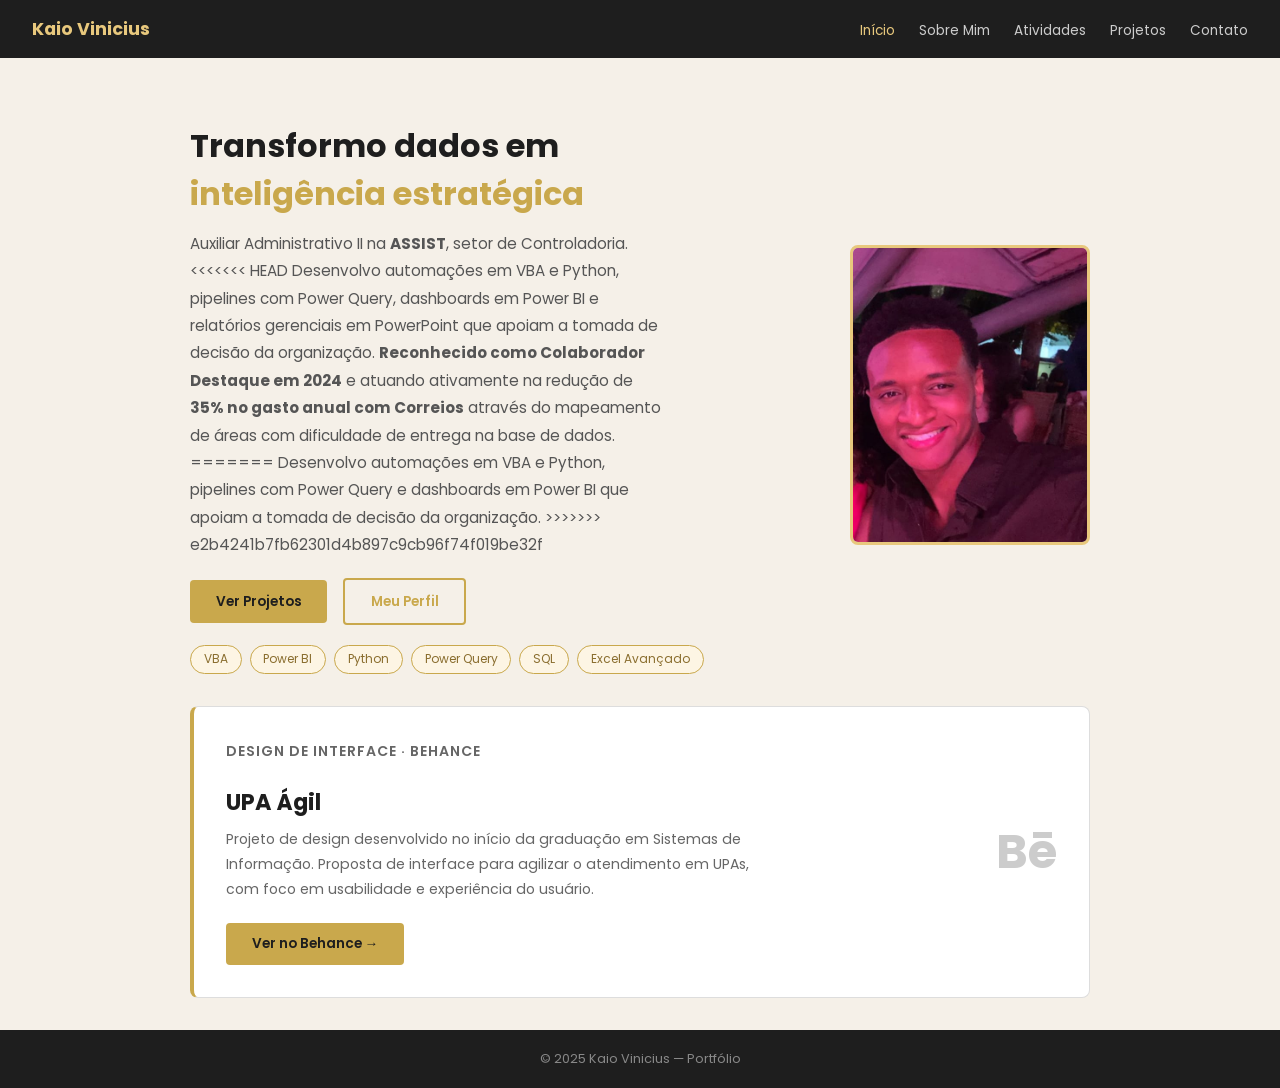
<file: index.html>
<!DOCTYPE html>
<html lang="pt-br">
<head>
  <meta charset="UTF-8">
  <meta name="viewport" content="width=device-width, initial-scale=1.0">
  <title>Kaio Vinicius | Portfólio</title>
  <link rel="stylesheet" href="index.css">
</head>
<body>

  <header>
    <a href="index.html" class="logo-nome">Kaio Vinicius</a>
    <nav>
      <ul>
        <li><a href="index.html" class="active">Início</a></li>
        <li><a href="sobremim.html">Sobre Mim</a></li>
        <li><a href="atividades.html">Atividades</a></li>
        <li><a href="projetos.html">Projetos</a></li>
        <li><a href="contato.html">Contato</a></li>
      </ul>
    </nav>
  </header>

  <main>
    <div class="hero">

      <div class="hero-texto">
        <h1>Transformo dados em<br><span>inteligência estratégica</span></h1>
        <p>
          Auxiliar Administrativo II na <strong>ASSIST</strong>, setor de Controladoria. 
<<<<<<< HEAD
          Desenvolvo automações em VBA e Python, pipelines com Power Query, dashboards 
          em Power BI e relatórios gerenciais em PowerPoint que apoiam a tomada de decisão 
          da organização. <strong>Reconhecido como Colaborador Destaque em 2024</strong> e 
          atuando ativamente na redução de <strong>35% no gasto anual com Correios</strong> 
          através do mapeamento de áreas com dificuldade de entrega na base de dados.
=======
          Desenvolvo automações em VBA e Python, pipelines com Power Query e dashboards 
          em Power BI que apoiam a tomada de decisão da organização.
>>>>>>> e2b4241b7fb62301d4b897c9cb96f74f019be32f
        </p>
        <a href="projetos.html" class="btn-principal">Ver Projetos</a>
        <a href="sobremim.html" class="btn-secundario">Meu Perfil</a>

        <div class="chips">
          <span class="chip">VBA</span>
          <span class="chip">Power BI</span>
          <span class="chip">Python</span>
          <span class="chip">Power Query</span>
          <span class="chip">SQL</span>
          <span class="chip">Excel Avançado</span>
        </div>
      </div>

      <div class="hero-foto">
        <img src="pics/perfil.jpg.jpeg" alt="Kaio Vinicius">
      </div>

    </div>

    <!-- Destaque do projeto Behance -->
    <div class="behance-destaque">
      <div class="behance-texto">
        <p class="behance-tag">Design de Interface · Behance</p>
        <h2>UPA Ágil</h2>
        <p>
          Projeto de design desenvolvido no início da graduação em Sistemas de Informação. 
          Proposta de interface para agilizar o atendimento em UPAs, com foco em 
          usabilidade e experiência do usuário.
        </p>
        <a href="https://www.behance.net/gallery/229764509/UPA-Agil" target="_blank" class="btn-principal">
          Ver no Behance →
        </a>
      </div>
      <div class="behance-label">
        <span>Bē</span>
      </div>
    </div>

  </main>

  <footer>
    <p>&copy; 2025 Kaio Vinicius &mdash; Portfólio</p>
  </footer>

</body>
</html>
</file>
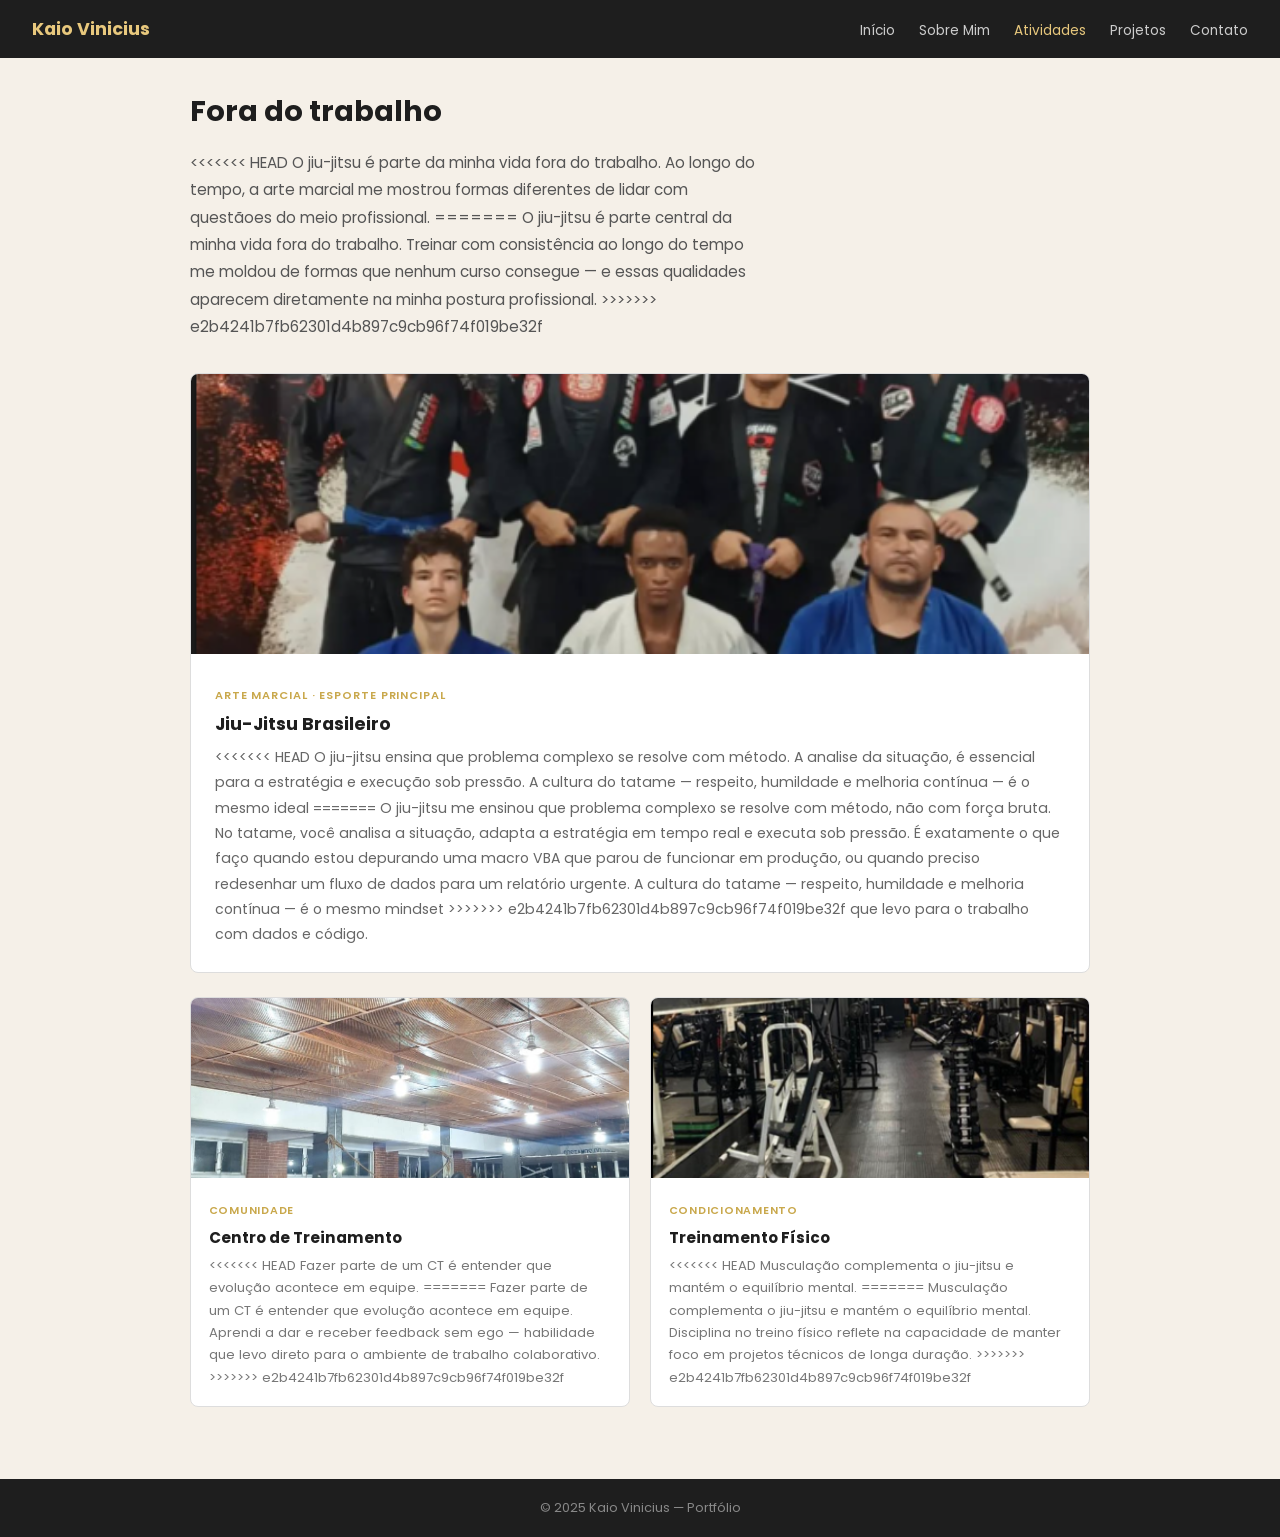
<file: atividades.html>
<!DOCTYPE html>
<html lang="pt-br">
<head>
  <meta charset="UTF-8">
  <meta name="viewport" content="width=device-width, initial-scale=1.0">
  <title>Kaio | Atividades</title>
  <link rel="stylesheet" href="index.css">
</head>
<body>

  <header>
    <a href="index.html" class="logo-nome">Kaio Vinicius</a>
    <nav>
      <ul>
        <li><a href="index.html">Início</a></li>
        <li><a href="sobremim.html">Sobre Mim</a></li>
        <li><a href="atividades.html" class="active">Atividades</a></li>
        <li><a href="projetos.html">Projetos</a></li>
        <li><a href="contato.html">Contato</a></li>
      </ul>
    </nav>
  </header>

  <main>
    <section>
      <h1>Fora do trabalho</h1>

      <div class="atividades-intro">
        <p>
<<<<<<< HEAD
          O jiu-jitsu é parte da minha vida fora do trabalho. Ao longo do tempo, a arte marcial me mostrou formas diferentes de lidar com questãoes do meio profissional.
=======
          O jiu-jitsu é parte central da minha vida fora do trabalho. Treinar com consistência 
          ao longo do tempo me moldou de formas que nenhum curso consegue — e essas qualidades 
          aparecem diretamente na minha postura profissional.
>>>>>>> e2b4241b7fb62301d4b897c9cb96f74f019be32f
        </p>
      </div>

      <!-- Jiu-jitsu em destaque -->
      <div class="atividade-destaque">
        <img src="pics/equipe.jpg.png" alt="Equipe de Jiu-Jitsu">
        <div class="corpo">
          <p class="tag">Arte Marcial · Esporte Principal</p>
          <h3>Jiu-Jitsu Brasileiro</h3>
          <p>
<<<<<<< HEAD
            O jiu-jitsu ensina que problema complexo se resolve com método. 
            A analise da situação, é essencial para a estratégia e execução sob pressão. 
            A cultura do tatame — respeito, humildade e melhoria contínua — é o mesmo ideal 
=======
            O jiu-jitsu me ensinou que problema complexo se resolve com método, não com força bruta. 
            No tatame, você analisa a situação, adapta a estratégia em tempo real e executa sob pressão. 
            É exatamente o que faço quando estou depurando uma macro VBA que parou de funcionar em 
            produção, ou quando preciso redesenhar um fluxo de dados para um relatório urgente. 
            A cultura do tatame — respeito, humildade e melhoria contínua — é o mesmo mindset 
>>>>>>> e2b4241b7fb62301d4b897c9cb96f74f019be32f
            que levo para o trabalho com dados e código.
          </p>
        </div>
      </div>

      <!-- Cards secundários -->
      <div class="atividades-secundarias">

        <div class="atividade-card">
          <img src="pics/ct.jpg.jpeg" alt="Centro de Treinamento">
          <div class="corpo">
            <p class="tag">Comunidade</p>
            <h3>Centro de Treinamento</h3>
            <p>
<<<<<<< HEAD
              Fazer parte de um CT é entender que evolução acontece em equipe.
=======
              Fazer parte de um CT é entender que evolução acontece em equipe. 
              Aprendi a dar e receber feedback sem ego — habilidade que levo direto 
              para o ambiente de trabalho colaborativo.
>>>>>>> e2b4241b7fb62301d4b897c9cb96f74f019be32f
            </p>
          </div>
        </div>

        <div class="atividade-card">
          <img src="pics/acad.png" alt="Condicionamento Físico">
          <div class="corpo">
            <p class="tag">Condicionamento</p>
            <h3>Treinamento Físico</h3>
            <p>
<<<<<<< HEAD
              Musculação complementa o jiu-jitsu e mantém o equilíbrio mental.
=======
              Musculação complementa o jiu-jitsu e mantém o equilíbrio mental. 
              Disciplina no treino físico reflete na capacidade de manter foco 
              em projetos técnicos de longa duração.
>>>>>>> e2b4241b7fb62301d4b897c9cb96f74f019be32f
            </p>
          </div>
        </div>

      </div>
    </section>
  </main>

  <footer>
    <p>&copy; 2025 Kaio Vinicius &mdash; Portfólio</p>
  </footer>

</body>
</html>
</file>
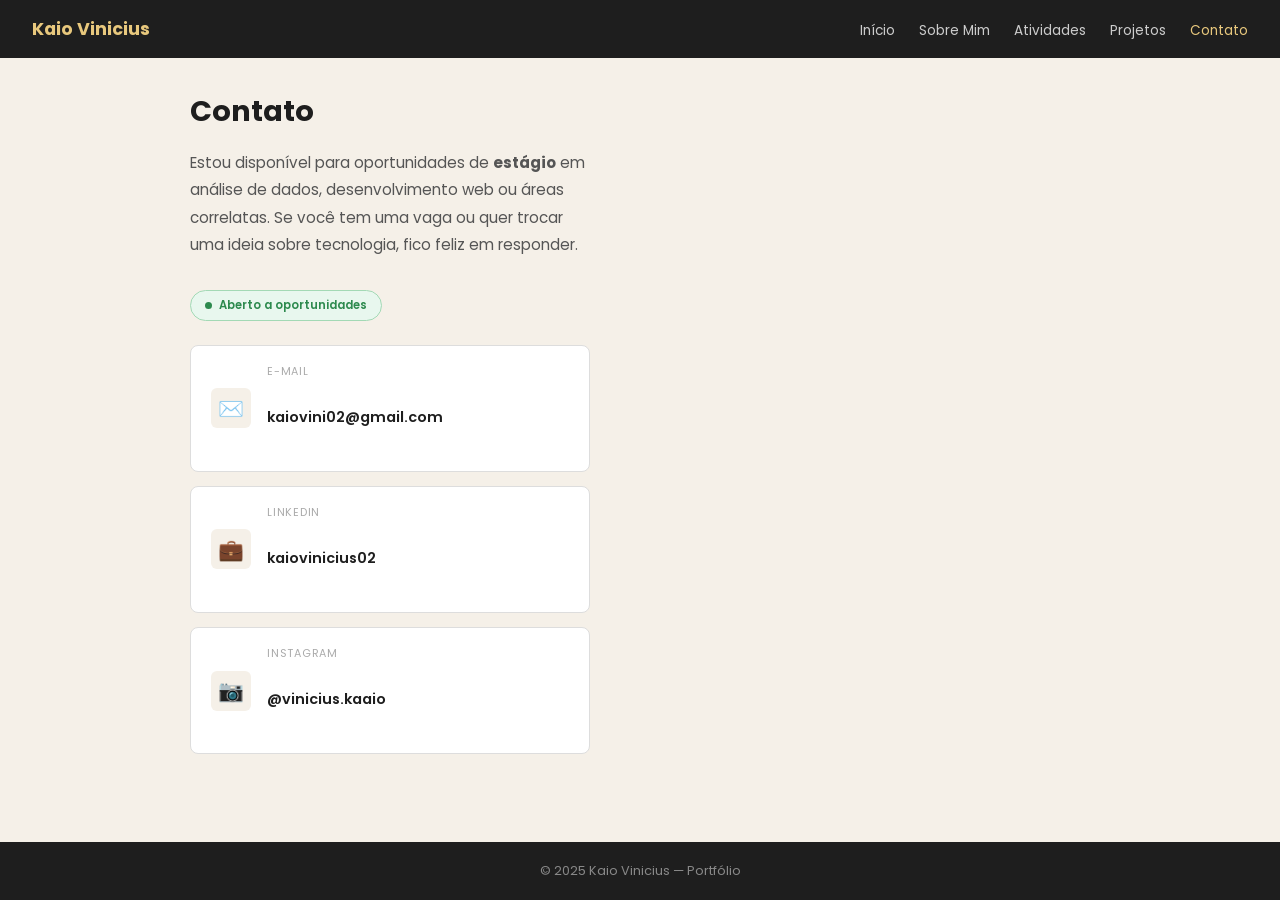
<file: contato.html>
<!DOCTYPE html>
<html lang="pt-br">
<head>
  <meta charset="UTF-8">
  <meta name="viewport" content="width=device-width, initial-scale=1.0">
  <title>Kaio | Contato</title>
  <link rel="stylesheet" href="index.css">
</head>
<body>

  <header>
    <a href="index.html" class="logo-nome">Kaio Vinicius</a>
    <nav>
      <ul>
        <li><a href="index.html">Início</a></li>
        <li><a href="sobremim.html">Sobre Mim</a></li>
        <li><a href="atividades.html">Atividades</a></li>
        <li><a href="projetos.html">Projetos</a></li>
        <li><a href="contato.html" class="active">Contato</a></li>
      </ul>
    </nav>
  </header>

  <main>
    <section>
      <h1>Contato</h1>

      <div class="contato-grid">

        <div class="contato-texto">
          <p>
            Estou disponível para oportunidades de <strong>estágio</strong> em análise de dados, 
            desenvolvimento web ou áreas correlatas. Se você tem uma vaga ou quer trocar uma ideia 
            sobre tecnologia, fico feliz em responder.
          </p>

          <div class="badge-disponivel">
            <span class="badge-ponto"></span>
            Aberto a oportunidades
          </div>

          <div class="contato-links" style="margin-top: 1.5rem;">

            <a href="mailto:kaiovini02@gmail.com" class="contato-card">
              <div class="contato-icone">✉️</div>
              <div>
                <p class="contato-label">E-mail</p>
                <p class="contato-valor">kaiovini02@gmail.com</p>
              </div>
            </a>

            <a href="https://www.linkedin.com/in/kaiovinicius02/" target="_blank" class="contato-card">
              <div class="contato-icone">💼</div>
              <div>
                <p class="contato-label">LinkedIn</p>
                <p class="contato-valor">kaiovinicius02</p>
              </div>
            </a>

            <a href="https://www.instagram.com/vinicius.kaaio/" target="_blank" class="contato-card">
              <div class="contato-icone">📷</div>
              <div>
                <p class="contato-label">Instagram</p>
                <p class="contato-valor">@vinicius.kaaio</p>
              </div>
            </a>

          </div>
        </div>

      </div>
    </section>
  </main>

  <footer>
    <p>&copy; 2025 Kaio Vinicius &mdash; Portfólio</p>
  </footer>

</body>
</html>
</file>
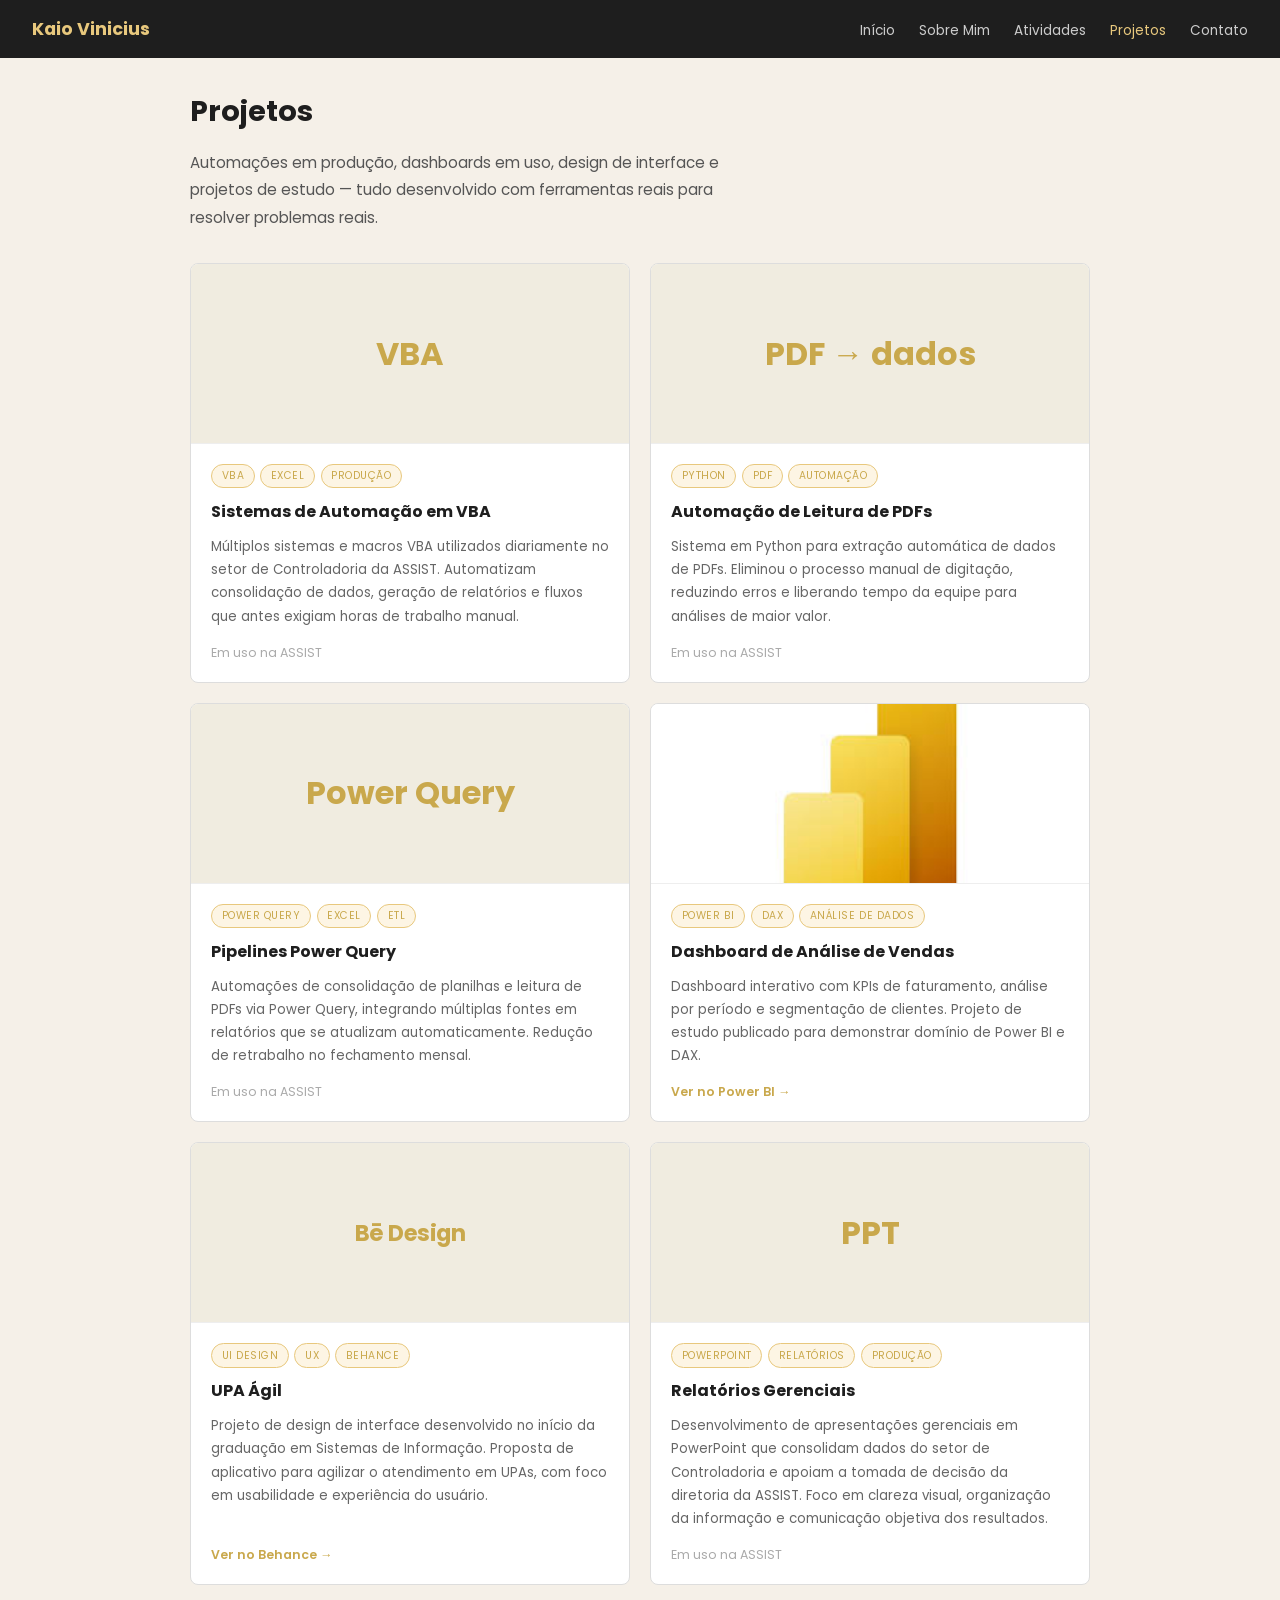
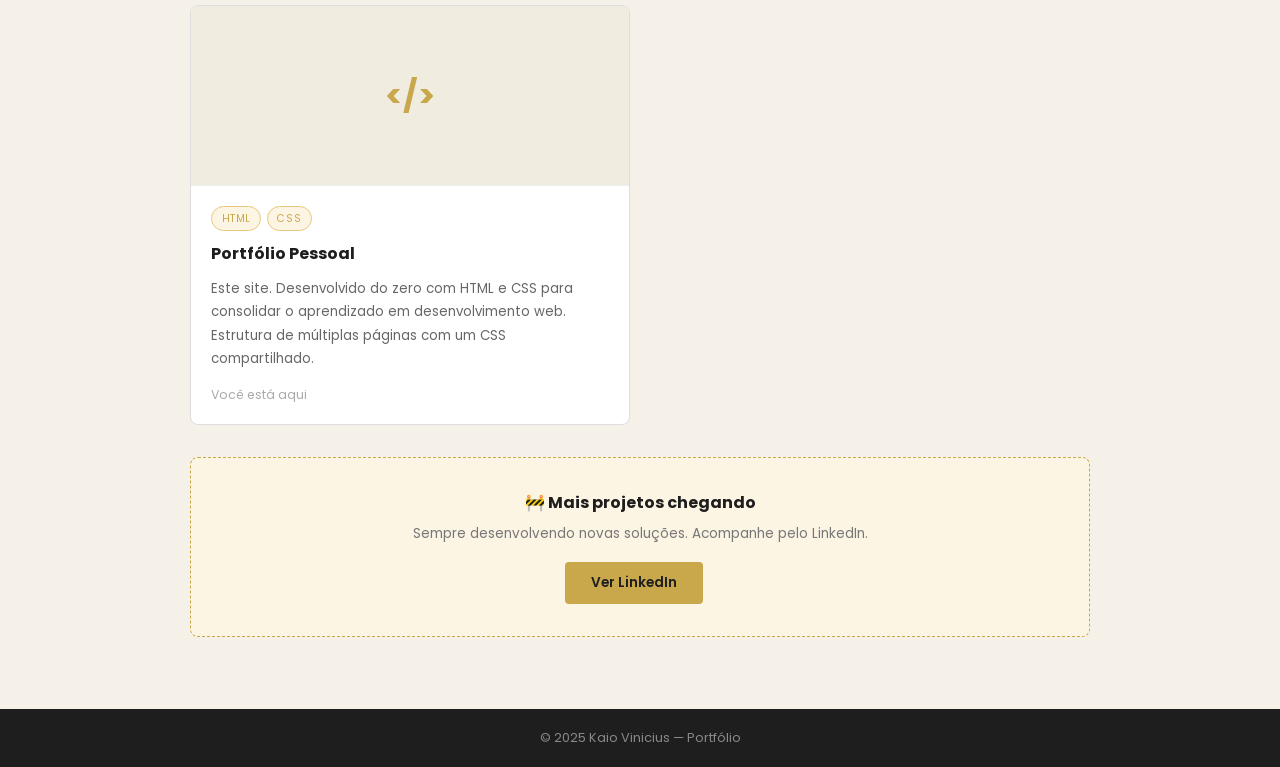
<file: projetos.html>
<!DOCTYPE html>
<html lang="pt-br">
<head>
  <meta charset="UTF-8">
  <meta name="viewport" content="width=device-width, initial-scale=1.0">
  <title>Kaio | Projetos</title>
  <link rel="stylesheet" href="index.css">
</head>
<body>

  <header>
    <a href="index.html" class="logo-nome">Kaio Vinicius</a>
    <nav>
      <ul>
        <li><a href="index.html">Início</a></li>
        <li><a href="sobremim.html">Sobre Mim</a></li>
        <li><a href="atividades.html">Atividades</a></li>
        <li><a href="projetos.html" class="active">Projetos</a></li>
        <li><a href="contato.html">Contato</a></li>
      </ul>
    </nav>
  </header>

  <main>
    <section>
      <h1>Projetos</h1>

      <div class="projetos-intro">
        <p>
          Automações em produção, dashboards em uso, design de interface e projetos de estudo — 
          tudo desenvolvido com ferramentas reais para resolver problemas reais.
        </p>
      </div>

      <div class="projetos-grid">

        <!-- VBA -->
        <div class="projeto-card">
          <div class="projeto-card-placeholder">VBA</div>
          <div class="projeto-card-corpo">
            <div class="projeto-tags">
              <span class="projeto-tag">VBA</span>
              <span class="projeto-tag">Excel</span>
              <span class="projeto-tag">Produção</span>
            </div>
            <p class="projeto-titulo">Sistemas de Automação em VBA</p>
            <p class="projeto-desc">
              Múltiplos sistemas e macros VBA utilizados diariamente no setor de Controladoria 
              da ASSIST. Automatizam consolidação de dados, geração de relatórios e fluxos que 
              antes exigiam horas de trabalho manual.
            </p>
            <span class="em-breve">Em uso na ASSIST</span>
          </div>
        </div>

        <!-- Python PDF -->
        <div class="projeto-card">
          <div class="projeto-card-placeholder">PDF → dados</div>
          <div class="projeto-card-corpo">
            <div class="projeto-tags">
              <span class="projeto-tag">Python</span>
              <span class="projeto-tag">PDF</span>
              <span class="projeto-tag">Automação</span>
            </div>
            <p class="projeto-titulo">Automação de Leitura de PDFs</p>
            <p class="projeto-desc">
              Sistema em Python para extração automática de dados de PDFs. Eliminou o processo 
              manual de digitação, reduzindo erros e liberando tempo da equipe para 
              análises de maior valor.
            </p>
            <span class="em-breve">Em uso na ASSIST</span>
          </div>
        </div>

        <!-- Power Query -->
        <div class="projeto-card">
          <div class="projeto-card-placeholder">Power Query</div>
          <div class="projeto-card-corpo">
            <div class="projeto-tags">
              <span class="projeto-tag">Power Query</span>
              <span class="projeto-tag">Excel</span>
              <span class="projeto-tag">ETL</span>
            </div>
            <p class="projeto-titulo">Pipelines Power Query</p>
            <p class="projeto-desc">
              Automações de consolidação de planilhas e leitura de PDFs via Power Query, 
              integrando múltiplas fontes em relatórios que se atualizam automaticamente. 
              Redução de retrabalho no fechamento mensal.
            </p>
            <span class="em-breve">Em uso na ASSIST</span>
          </div>
        </div>

        <!-- Power BI -->
        <div class="projeto-card">
          <img src="pics/BI.jpg" alt="Dashboard Power BI" class="projeto-card-capa">
          <div class="projeto-card-corpo">
            <div class="projeto-tags">
              <span class="projeto-tag">Power BI</span>
              <span class="projeto-tag">DAX</span>
              <span class="projeto-tag">Análise de Dados</span>
            </div>
            <p class="projeto-titulo">Dashboard de Análise de Vendas</p>
            <p class="projeto-desc">
              Dashboard interativo com KPIs de faturamento, análise por período e segmentação 
              de clientes. Projeto de estudo publicado para demonstrar domínio de Power BI e DAX.
            </p>
            <a href="https://app.powerbi.com/view?r=eyJrIjoiYzI0NDBiOGMtZDBiZC00NjE4LWFiMzAtY2MwZjJkMzYwZGRjIiwidCI6ImNlYWQ1NmU3LWU5MWEtNDFkMC1iMGU3LTE4N2JiMzgwNjFiZiIsImMiOjR9"
               target="_blank" class="projeto-link">Ver no Power BI →</a>
          </div>
        </div>

        <!-- Behance / UPA Ágil -->
        <div class="projeto-card">
          <div class="projeto-card-placeholder" style="font-size: 1.4rem; letter-spacing: -0.02em;">Bē Design</div>
          <div class="projeto-card-corpo">
            <div class="projeto-tags">
              <span class="projeto-tag">UI Design</span>
              <span class="projeto-tag">UX</span>
              <span class="projeto-tag">Behance</span>
            </div>
            <p class="projeto-titulo">UPA Ágil</p>
            <p class="projeto-desc">
              Projeto de design de interface desenvolvido no início da graduação em Sistemas 
              de Informação. Proposta de aplicativo para agilizar o atendimento em UPAs, 
              com foco em usabilidade e experiência do usuário.
            </p>
            <a href="https://www.behance.net/gallery/229764509/UPA-Agil"
               target="_blank" class="projeto-link">Ver no Behance →</a>
          </div>
        </div>

        <!-- PowerPoint / Relatórios -->
        <div class="projeto-card">
          <div class="projeto-card-placeholder">PPT</div>
          <div class="projeto-card-corpo">
            <div class="projeto-tags">
              <span class="projeto-tag">PowerPoint</span>
              <span class="projeto-tag">Relatórios</span>
              <span class="projeto-tag">Produção</span>
            </div>
            <p class="projeto-titulo">Relatórios Gerenciais</p>
            <p class="projeto-desc">
              Desenvolvimento de apresentações gerenciais em PowerPoint que consolidam dados 
              do setor de Controladoria e apoiam a tomada de decisão da diretoria da ASSIST. 
              Foco em clareza visual, organização da informação e comunicação objetiva dos resultados.
            </p>
            <span class="em-breve">Em uso na ASSIST</span>
          </div>
        </div>

        <!-- Portfólio -->
        <div class="projeto-card">
          <div class="projeto-card-placeholder">&lt;/&gt;</div>
          <div class="projeto-card-corpo">
            <div class="projeto-tags">
              <span class="projeto-tag">HTML</span>
              <span class="projeto-tag">CSS</span>
            </div>
            <p class="projeto-titulo">Portfólio Pessoal</p>
            <p class="projeto-desc">
              Este site. Desenvolvido do zero com HTML e CSS para consolidar o aprendizado 
              em desenvolvimento web. Estrutura de múltiplas páginas com um CSS compartilhado.
            </p>
            <span class="em-breve">Você está aqui</span>
          </div>
        </div>

      </div>

      <div class="wip-banner">
        <h3>🚧 Mais projetos chegando</h3>
        <p>Sempre desenvolvendo novas soluções. Acompanhe pelo LinkedIn.</p>
        <a href="https://www.linkedin.com/in/kaiovinicius02/" target="_blank" class="btn-principal">Ver LinkedIn</a>
      </div>

    </section>
  </main>

  <footer>
    <p>&copy; 2025 Kaio Vinicius &mdash; Portfólio</p>
  </footer>

</body>
</html>
</file>
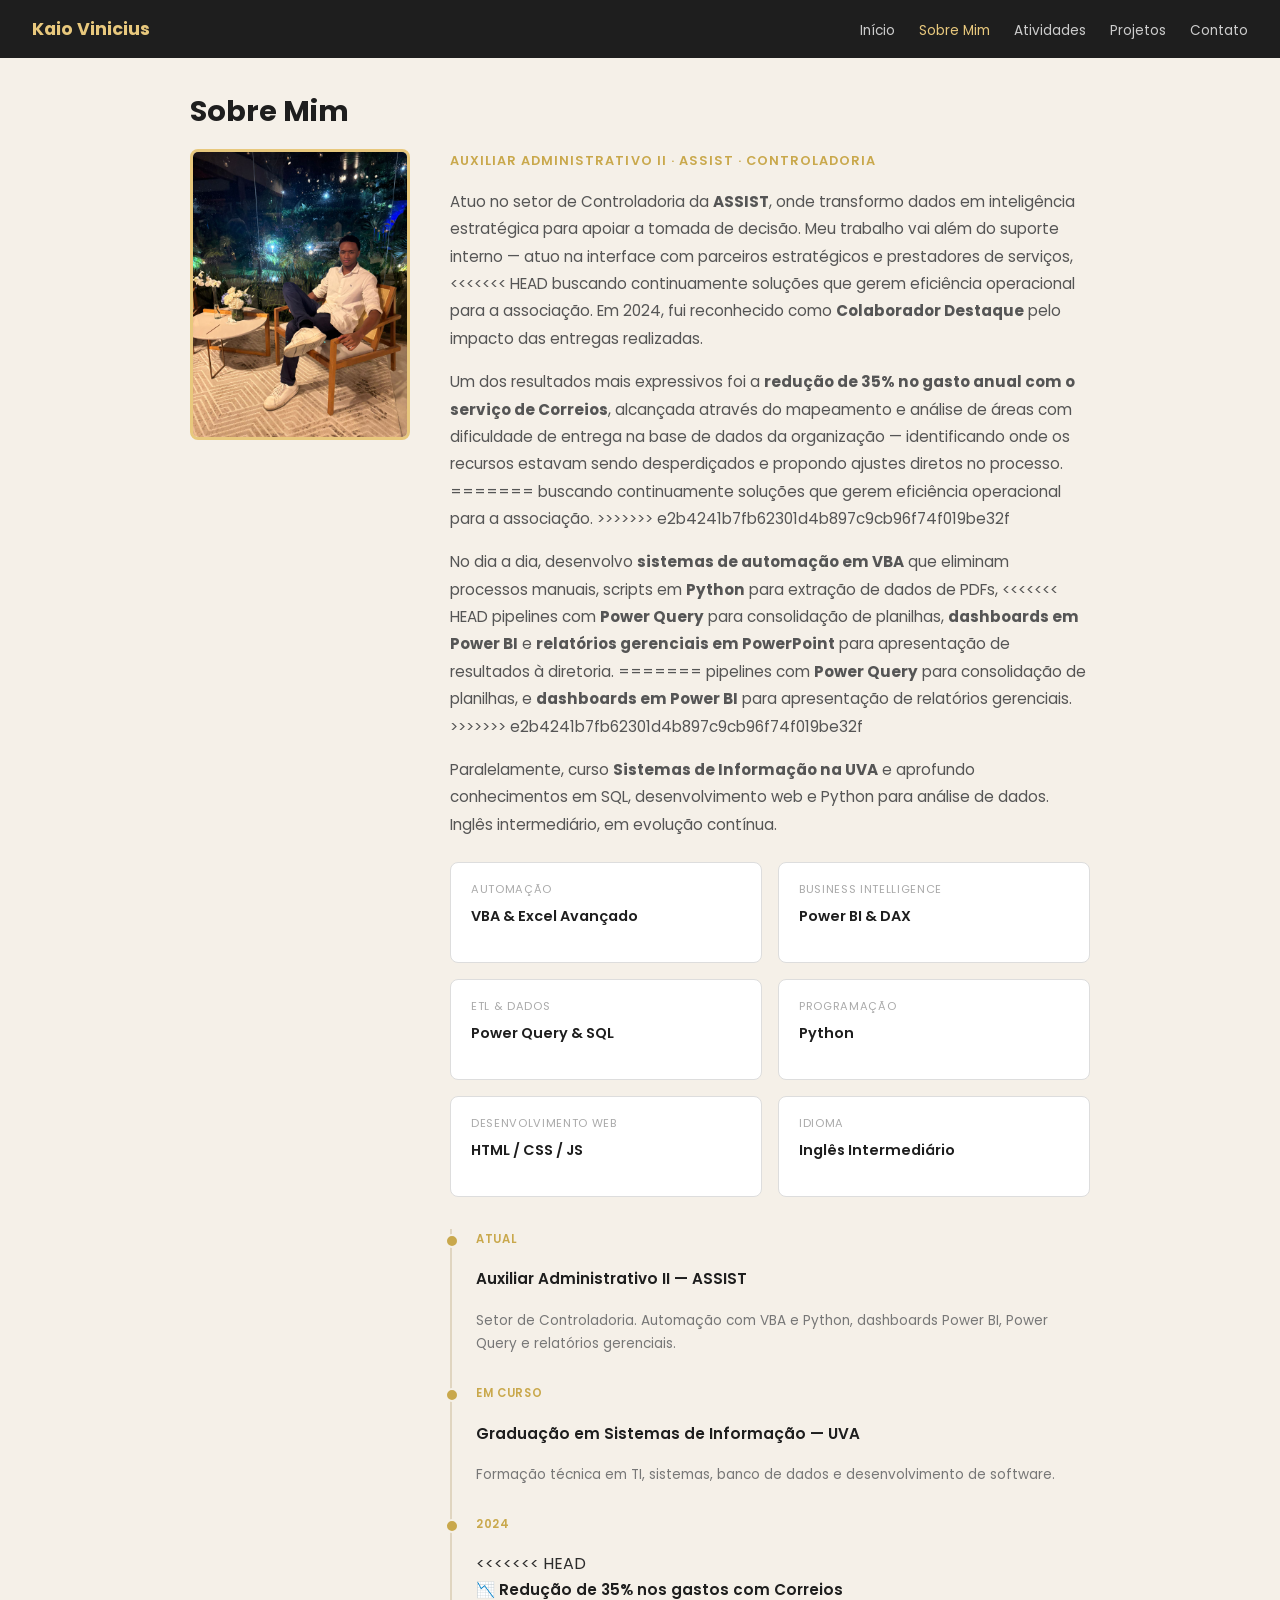
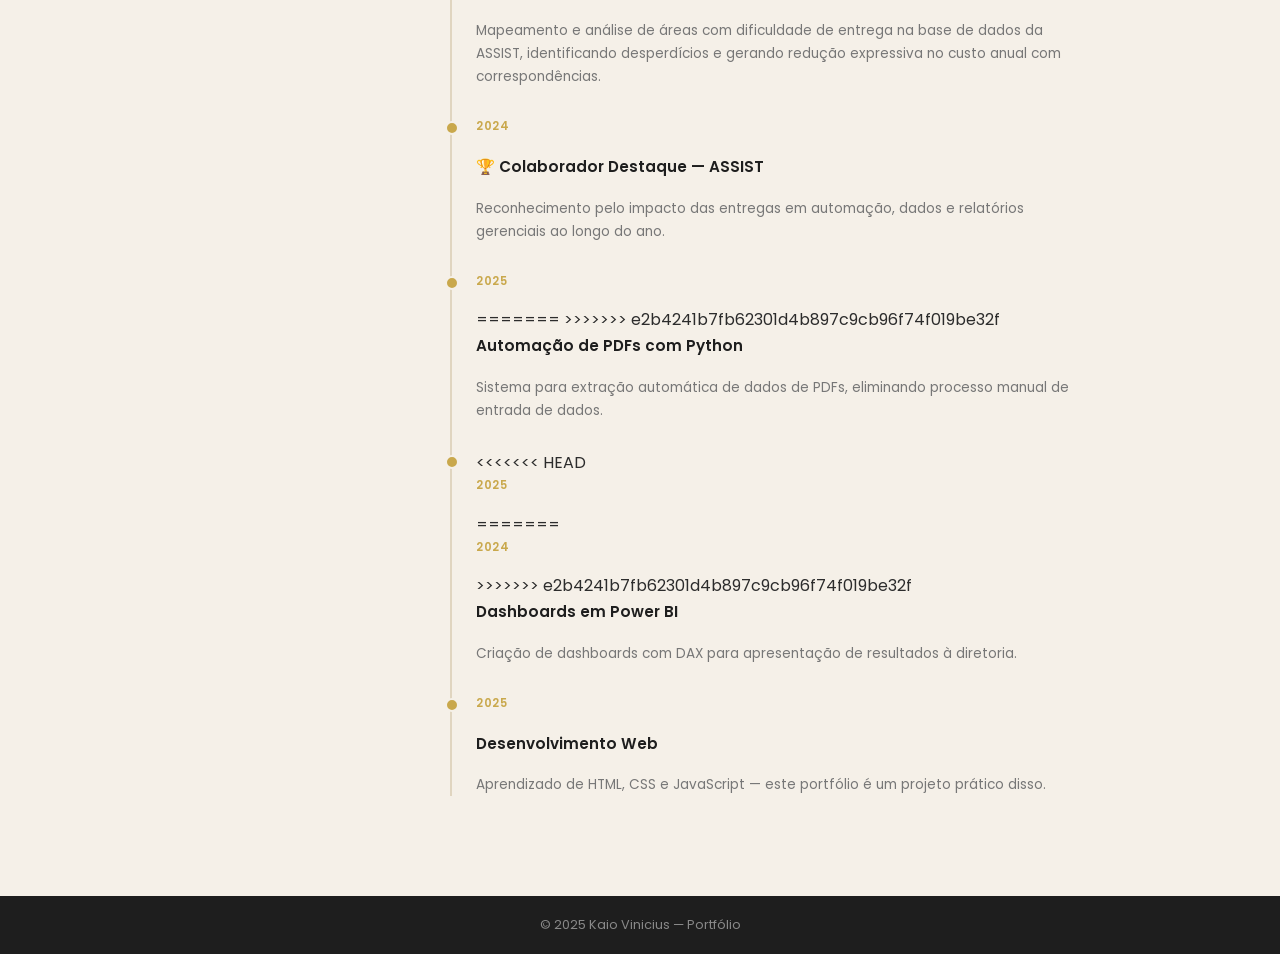
<file: sobremim.html>
<!DOCTYPE html>
<html lang="pt-br">
<head>
  <meta charset="UTF-8">
  <meta name="viewport" content="width=device-width, initial-scale=1.0">
  <title>Kaio | Sobre Mim</title>
  <link rel="stylesheet" href="index.css">
</head>
<body>

  <header>
    <a href="index.html" class="logo-nome">Kaio Vinicius</a>
    <nav>
      <ul>
        <li><a href="index.html">Início</a></li>
        <li><a href="sobremim.html" class="active">Sobre Mim</a></li>
        <li><a href="atividades.html">Atividades</a></li>
        <li><a href="projetos.html">Projetos</a></li>
        <li><a href="contato.html">Contato</a></li>
      </ul>
    </nav>
  </header>

  <main>
    <section>
      <h1>Sobre Mim</h1>

      <div class="sobre-grid">

        <div class="sobre-foto">
          <img src="pics/eu.jpg.jpeg" alt="Foto de Kaio Vinicius">
        </div>

        <div class="sobre-texto">
          <p class="subtitulo">Auxiliar Administrativo II · ASSIST · Controladoria</p>

          <p>
            Atuo no setor de Controladoria da <strong>ASSIST</strong>, onde transformo dados em 
            inteligência estratégica para apoiar a tomada de decisão. Meu trabalho vai além do 
            suporte interno — atuo na interface com parceiros estratégicos e prestadores de serviços, 
<<<<<<< HEAD
            buscando continuamente soluções que gerem eficiência operacional para a associação. 
            Em 2024, fui reconhecido como <strong>Colaborador Destaque</strong> pelo impacto 
            das entregas realizadas.
          </p>

          <p>
            Um dos resultados mais expressivos foi a <strong>redução de 35% no gasto anual 
            com o serviço de Correios</strong>, alcançada através do mapeamento e análise de 
            áreas com dificuldade de entrega na base de dados da organização — identificando 
            onde os recursos estavam sendo desperdiçados e propondo ajustes diretos no processo.
=======
            buscando continuamente soluções que gerem eficiência operacional para a associação.
>>>>>>> e2b4241b7fb62301d4b897c9cb96f74f019be32f
          </p>

          <p>
            No dia a dia, desenvolvo <strong>sistemas de automação em VBA</strong> que eliminam 
            processos manuais, scripts em <strong>Python</strong> para extração de dados de PDFs, 
<<<<<<< HEAD
            pipelines com <strong>Power Query</strong> para consolidação de planilhas, 
            <strong>dashboards em Power BI</strong> e <strong>relatórios gerenciais em PowerPoint</strong> 
            para apresentação de resultados à diretoria.
=======
            pipelines com <strong>Power Query</strong> para consolidação de planilhas, e 
            <strong>dashboards em Power BI</strong> para apresentação de relatórios gerenciais.
>>>>>>> e2b4241b7fb62301d4b897c9cb96f74f019be32f
          </p>

          <p>
            Paralelamente, curso <strong>Sistemas de Informação na UVA</strong> e aprofundo 
            conhecimentos em SQL, desenvolvimento web e Python para análise de dados. 
            Inglês intermediário, em evolução contínua.
          </p>

          <div class="skills-grid">
            <div class="skill-card">
              <p>Automação</p>
              <p>VBA &amp; Excel Avançado</p>
            </div>
            <div class="skill-card">
              <p>Business Intelligence</p>
              <p>Power BI &amp; DAX</p>
            </div>
            <div class="skill-card">
              <p>ETL &amp; Dados</p>
              <p>Power Query &amp; SQL</p>
            </div>
            <div class="skill-card">
              <p>Programação</p>
              <p>Python</p>
            </div>
            <div class="skill-card">
              <p>Desenvolvimento Web</p>
              <p>HTML / CSS / JS</p>
            </div>
            <div class="skill-card">
              <p>Idioma</p>
              <p>Inglês Intermediário</p>
            </div>
          </div>

          <div class="timeline">
            <div class="timeline-item">
              <p class="timeline-ano">Atual</p>
              <p class="timeline-titulo">Auxiliar Administrativo II — ASSIST</p>
              <p class="timeline-desc">Setor de Controladoria. Automação com VBA e Python, dashboards Power BI, Power Query e relatórios gerenciais.</p>
            </div>
            <div class="timeline-item">
              <p class="timeline-ano">Em curso</p>
              <p class="timeline-titulo">Graduação em Sistemas de Informação — UVA</p>
              <p class="timeline-desc">Formação técnica em TI, sistemas, banco de dados e desenvolvimento de software.</p>
            </div>
            <div class="timeline-item">
              <p class="timeline-ano">2024</p>
<<<<<<< HEAD
              <p class="timeline-titulo">📉 Redução de 35% nos gastos com Correios</p>
              <p class="timeline-desc">Mapeamento e análise de áreas com dificuldade de entrega na base de dados da ASSIST, identificando desperdícios e gerando redução expressiva no custo anual com correspondências.</p>
            </div>
            <div class="timeline-item">
              <p class="timeline-ano">2024</p>
              <p class="timeline-titulo">🏆 Colaborador Destaque — ASSIST</p>
              <p class="timeline-desc">Reconhecimento pelo impacto das entregas em automação, dados e relatórios gerenciais ao longo do ano.</p>
            </div>
            <div class="timeline-item">
              <p class="timeline-ano">2025</p>
=======
>>>>>>> e2b4241b7fb62301d4b897c9cb96f74f019be32f
              <p class="timeline-titulo">Automação de PDFs com Python</p>
              <p class="timeline-desc">Sistema para extração automática de dados de PDFs, eliminando processo manual de entrada de dados.</p>
            </div>
            <div class="timeline-item">
<<<<<<< HEAD
              <p class="timeline-ano">2025</p>
=======
              <p class="timeline-ano">2024</p>
>>>>>>> e2b4241b7fb62301d4b897c9cb96f74f019be32f
              <p class="timeline-titulo">Dashboards em Power BI</p>
              <p class="timeline-desc">Criação de dashboards com DAX para apresentação de resultados à diretoria.</p>
            </div>
            <div class="timeline-item">
              <p class="timeline-ano">2025</p>
              <p class="timeline-titulo">Desenvolvimento Web</p>
              <p class="timeline-desc">Aprendizado de HTML, CSS e JavaScript — este portfólio é um projeto prático disso.</p>
            </div>
          </div>

        </div>
      </div>
    </section>
  </main>

  <footer>
    <p>&copy; 2025 Kaio Vinicius &mdash; Portfólio</p>
  </footer>

</body>
</html>
</file>
<file: index.css>
/* ========================
   FONTE EXTERNA (Google Fonts)
   ======================== */
@import url('https://fonts.googleapis.com/css2?family=Poppins:wght@300;400;600;700&display=swap');

/* ========================
   RESET BÁSICO
   ======================== */
* {
  margin: 0;
  padding: 0;
  box-sizing: border-box;
}

/* ========================
   BODY
   ======================== */
body {
  font-family: 'Poppins', sans-serif;
  background-color: #f5f0e8;
  color: #2c2c2c;
  min-height: 100vh;
  display: flex;
  flex-direction: column;
}

/* ========================
   HEADER
   ======================== */
header {
  display: flex;
  justify-content: space-between;
  align-items: center;
  padding: 1rem 2rem;
  background-color: #1e1e1e;
  color: white;
}

.logo-nome {
  font-size: 1.1rem;
  font-weight: 700;
  color: #e8c87d;
  text-decoration: none;
}

nav ul {
  list-style: none;
  display: flex;
  gap: 1.5rem;
}

nav ul li a {
  color: #cccccc;
  text-decoration: none;
  font-size: 0.85rem;
  font-weight: 400;
  transition: color 0.2s;
}

nav ul li a:hover,
nav ul li a.active {
  color: #e8c87d;
}

/* ========================
   MAIN
   ======================== */
main {
  flex: 1;
  padding: 2rem;
}

/* ========================
   SEÇÕES GERAIS
   ======================== */
section {
  max-width: 900px;
  margin: 0 auto 2.5rem auto;
}

section h1,
section h2 {
  font-size: 1.8rem;
  font-weight: 700;
  margin-bottom: 1rem;
  color: #1e1e1e;
}

section p {
  font-size: 0.95rem;
  color: #555555;
  line-height: 1.8;
}

/* ========================
   HERO (index.html)
   ======================== */
.hero {
  display: flex;
  align-items: center;
  justify-content: space-between;
  gap: 2rem;
  max-width: 900px;
  margin: 2rem auto;
  flex-wrap: wrap;
}

.hero-texto h1 {
  font-size: 2rem;
  font-weight: 700;
  color: #1e1e1e;
  margin-bottom: 0.75rem;
}

.hero-texto h1 span {
  color: #c9a84c;
}

.hero-texto p {
  font-size: 0.95rem;
  color: #555555;
  line-height: 1.8;
  margin-bottom: 1.25rem;
  max-width: 480px;
}

.hero-foto img {
  width: 240px;
  height: 300px;
  object-fit: cover;
  border-radius: 8px;
  border: 3px solid #e8c87d;
}

/* Botões */
.btn-principal {
  display: inline-block;
  padding: 0.7rem 1.6rem;
  background-color: #c9a84c;
  color: #1e1e1e;
  font-weight: 600;
  font-size: 0.85rem;
  border-radius: 4px;
  text-decoration: none;
  margin-right: 0.75rem;
  transition: background-color 0.2s;
}

.btn-principal:hover {
  background-color: #b8922e;
}

.btn-secundario {
  display: inline-block;
  padding: 0.7rem 1.6rem;
  border: 2px solid #c9a84c;
  color: #c9a84c;
  font-weight: 600;
  font-size: 0.85rem;
  border-radius: 4px;
  text-decoration: none;
  transition: background-color 0.2s, color 0.2s;
}

.btn-secundario:hover {
  background-color: #c9a84c;
  color: #1e1e1e;
}

/* Chips de tecnologia */
.chips {
  display: flex;
  flex-wrap: wrap;
  gap: 0.5rem;
  margin-top: 1.25rem;
}

.chip {
  padding: 0.3rem 0.8rem;
  border: 1px solid #c9a84c;
  border-radius: 20px;
  font-size: 0.75rem;
  color: #8a6e2f;
  background-color: #fdf5e4;
}

/* ========================
   SOBRE MIM
   ======================== */
.sobre-grid {
  display: flex;
  gap: 2.5rem;
  align-items: flex-start;
}

.sobre-foto {
  flex-shrink: 0;
}

.sobre-foto img {
  width: 220px;
  border-radius: 8px;
  border: 3px solid #e8c87d;
}

.sobre-texto {
  flex: 1;
  min-width: 0;
}

.sobre-texto p {
  margin-bottom: 1rem;
}

.subtitulo {
  font-size: 0.8rem;
  font-weight: 600;
  color: #c9a84c;
  text-transform: uppercase;
  letter-spacing: 0.08em;
  margin-bottom: 1rem;
}

/* Cards de skill */
.skills-grid {
  display: flex;
  flex-wrap: wrap;
  gap: 1rem;
  margin-top: 1.5rem;
}

.skill-card {
  background-color: #ffffff;
  border: 1px solid #ddd;
  border-radius: 8px;
  padding: 1rem 1.25rem;
  width: calc(50% - 0.5rem);
  transition: border-color 0.2s;
}

.skill-card:hover {
  border-color: #c9a84c;
}

.skill-card p:first-child {
  font-size: 0.7rem;
  text-transform: uppercase;
  letter-spacing: 0.06em;
  color: #aaaaaa;
  margin-bottom: 0.3rem;
}

.skill-card p:last-child {
  font-size: 0.9rem;
  font-weight: 600;
  color: #1e1e1e;
}

/* Timeline */
.timeline {
  margin-top: 2rem;
  border-left: 2px solid #e0d5c0;
  padding-left: 1.5rem;
}

.timeline-item {
  margin-bottom: 1.75rem;
  position: relative;
}

.timeline-item::before {
  content: '';
  position: absolute;
  left: -1.95rem;
  top: 5px;
  width: 10px;
  height: 10px;
  border-radius: 50%;
  background-color: #c9a84c;
  border: 2px solid #f5f0e8;
}

.timeline-ano {
  font-size: 0.72rem;
  font-weight: 600;
  color: #c9a84c;
  text-transform: uppercase;
  letter-spacing: 0.06em;
  margin-bottom: 0.2rem;
}

.timeline-titulo {
  font-size: 0.95rem;
  font-weight: 600;
  color: #1e1e1e;
  margin-bottom: 0.2rem;
}

.timeline-desc {
  font-size: 0.85rem;
  color: #777777;
  line-height: 1.7;
}

/* ========================
   ATIVIDADES
   ======================== */
.atividades-intro p {
  max-width: 580px;
  margin-bottom: 2rem;
}

.atividade-destaque {
  background-color: #ffffff;
  border: 1px solid #ddd;
  border-radius: 8px;
  overflow: hidden;
  margin-bottom: 1.5rem;
}

.atividade-destaque img {
  width: 100%;
  height: 280px;
  object-fit: cover;
}

.atividade-destaque .corpo {
  padding: 1.5rem;
}

.atividade-destaque .tag {
  font-size: 0.7rem;
  text-transform: uppercase;
  letter-spacing: 0.08em;
  color: #c9a84c;
  font-weight: 600;
  margin-bottom: 0.4rem;
}

.atividade-destaque h3 {
  font-size: 1.1rem;
  font-weight: 700;
  color: #1e1e1e;
  margin-bottom: 0.5rem;
}

.atividade-destaque p {
  font-size: 0.88rem;
  color: #666666;
  line-height: 1.8;
}

.atividades-secundarias {
  display: flex;
  gap: 1.25rem;
  flex-wrap: wrap;
}

.atividade-card {
  background-color: #ffffff;
  border: 1px solid #ddd;
  border-radius: 8px;
  overflow: hidden;
  flex: 1;
  min-width: 240px;
  transition: border-color 0.2s;
}

.atividade-card:hover {
  border-color: #c9a84c;
}

.atividade-card img {
  width: 100%;
  height: 180px;
  object-fit: cover;
}

.atividade-card .corpo {
  padding: 1.1rem;
}

.atividade-card .tag {
  font-size: 0.68rem;
  text-transform: uppercase;
  letter-spacing: 0.07em;
  color: #c9a84c;
  font-weight: 600;
  margin-bottom: 0.3rem;
}

.atividade-card h3 {
  font-size: 0.95rem;
  font-weight: 700;
  color: #1e1e1e;
  margin-bottom: 0.4rem;
}

.atividade-card p {
  font-size: 0.82rem;
  color: #777777;
  line-height: 1.7;
}

/* ========================
   PROJETOS
   ======================== */
.projetos-intro {
  max-width: 560px;
  margin-bottom: 2rem;
}

.projetos-grid {
  display: flex;
  flex-wrap: wrap;
  gap: 1.25rem;
}

.projeto-card {
  background-color: #ffffff;
  border: 1px solid #ddd;
  border-radius: 8px;
  overflow: hidden;
  width: calc(50% - 0.625rem);
  display: flex;
  flex-direction: column;
  transition: border-color 0.2s, transform 0.2s;
}

.projeto-card:hover {
  border-color: #c9a84c;
  transform: translateY(-3px);
}

.projeto-card-capa {
  width: 100%;
  height: 180px;
  object-fit: cover;
  border-bottom: 1px solid #eeeeee;
}

.projeto-card-placeholder {
  width: 100%;
  height: 180px;
  display: flex;
  align-items: center;
  justify-content: center;
  background-color: #f0ece0;
  border-bottom: 1px solid #eeeeee;
  font-size: 2rem;
  color: #c9a84c;
  font-weight: 700;
}

.projeto-card-corpo {
  padding: 1.25rem;
  flex: 1;
  display: flex;
  flex-direction: column;
}

.projeto-tags {
  display: flex;
  flex-wrap: wrap;
  gap: 0.35rem;
  margin-bottom: 0.6rem;
}

.projeto-tag {
  font-size: 0.65rem;
  text-transform: uppercase;
  letter-spacing: 0.05em;
  color: #c9a84c;
  background-color: #fdf5e4;
  border: 1px solid #e8c87d;
  border-radius: 20px;
  padding: 0.2rem 0.6rem;
}

.projeto-titulo {
  font-size: 1rem;
  font-weight: 700;
  color: #1e1e1e;
  margin-bottom: 0.5rem;
}

.projeto-desc {
  font-size: 0.83rem;
  color: #666666;
  line-height: 1.75;
  flex: 1;
  margin-bottom: 1rem;
}

.projeto-link {
  font-size: 0.78rem;
  font-weight: 600;
  color: #c9a84c;
  text-decoration: none;
  transition: color 0.2s;
}

.projeto-link:hover {
  color: #8a6e2f;
}

.em-breve {
  font-size: 0.78rem;
  color: #aaaaaa;
}

/* Banner em desenvolvimento */
.wip-banner {
  margin-top: 2rem;
  border: 1px dashed #c9a84c;
  border-radius: 8px;
  padding: 2rem;
  text-align: center;
  background-color: #fdf5e4;
}

.wip-banner h3 {
  font-size: 1rem;
  color: #1e1e1e;
  margin-bottom: 0.4rem;
}

.wip-banner p {
  font-size: 0.85rem;
  color: #777777;
  margin-bottom: 1rem;
}

/* ========================
   CONTATO
   ======================== */
.contato-grid {
  display: flex;
  gap: 3rem;
  align-items: flex-start;
  flex-wrap: wrap;
}

.contato-texto h1 {
  margin-bottom: 0.5rem;
}

.contato-texto p {
  max-width: 400px;
  margin-bottom: 1.5rem;
}

.contato-links {
  display: flex;
  flex-direction: column;
  gap: 0.85rem;
}

.contato-card {
  display: flex;
  align-items: center;
  gap: 1rem;
  background-color: #ffffff;
  border: 1px solid #ddd;
  border-radius: 8px;
  padding: 1rem 1.25rem;
  text-decoration: none;
  transition: border-color 0.2s, transform 0.2s;
  min-width: 280px;
}

.contato-card:hover {
  border-color: #c9a84c;
  transform: translateX(4px);
}

.contato-icone {
  font-size: 1.3rem;
  width: 40px;
  height: 40px;
  background-color: #f5f0e8;
  border-radius: 6px;
  display: flex;
  align-items: center;
  justify-content: center;
  flex-shrink: 0;
}

.contato-label {
  font-size: 0.68rem;
  text-transform: uppercase;
  letter-spacing: 0.07em;
  color: #aaaaaa;
  margin-bottom: 0.15rem;
}

.contato-valor {
  font-size: 0.9rem;
  font-weight: 600;
  color: #1e1e1e;
}

/* Badge disponível */
.badge-disponivel {
  display: inline-flex;
  align-items: center;
  gap: 0.4rem;
  font-size: 0.72rem;
  font-weight: 600;
  color: #2d8a4e;
  background-color: #e8f7ee;
  border: 1px solid #a3d9b5;
  border-radius: 20px;
  padding: 0.35rem 0.9rem;
  margin-top: 0.5rem;
}

.badge-ponto {
  width: 7px;
  height: 7px;
  border-radius: 50%;
  background-color: #2d8a4e;
  animation: piscar 2s infinite;
}

@keyframes piscar {
  0%, 100% { opacity: 1; }
  50% { opacity: 0.3; }
}

/* ========================
   BEHANCE DESTAQUE (index)
   ======================== */
.behance-destaque {
  display: flex;
  align-items: center;
  justify-content: space-between;
  gap: 2rem;
  max-width: 900px;
  margin: 2rem auto 0 auto;
  background-color: #ffffff;
  border: 1px solid #ddd;
  border-left: 4px solid #c9a84c;
  border-radius: 8px;
  padding: 2rem;
  flex-wrap: wrap;
}

.behance-texto h2 {
  font-size: 1.4rem;
  font-weight: 700;
  color: #1e1e1e;
  margin-bottom: 0.5rem;
}

.behance-texto p {
  font-size: 0.88rem;
  color: #666666;
  line-height: 1.8;
  max-width: 540px;
  margin-bottom: 1.25rem;
}

.behance-tag {
  font-size: 0.72rem;
  font-weight: 600;
  color: #c9a84c;
  text-transform: uppercase;
  letter-spacing: 0.07em;
  margin-bottom: 0.4rem;
}

.behance-label {
  font-size: 3rem;
  font-weight: 700;
  color: #cccccc;
  flex-shrink: 0;
  line-height: 1;
}

/* ========================
   FOOTER
   ======================== */
footer {
  background-color: #1e1e1e;
  color: #888888;
  text-align: center;
  padding: 1.25rem;
  font-size: 0.8rem;
  margin-top: auto;
}

/* ========================
   RESPONSIVO BÁSICO
   ======================== */
@media (max-width: 680px) {
  .hero {
    flex-direction: column;
    text-align: center;
  }

  .hero-foto img {
    width: 180px;
    height: 220px;
  }

  .sobre-grid {
    flex-direction: column;
  }

  .projeto-card {
    width: 100%;
  }

  .contato-grid {
    flex-direction: column;
  }

  .skill-card {
    width: 100%;
  }
}
</file>
